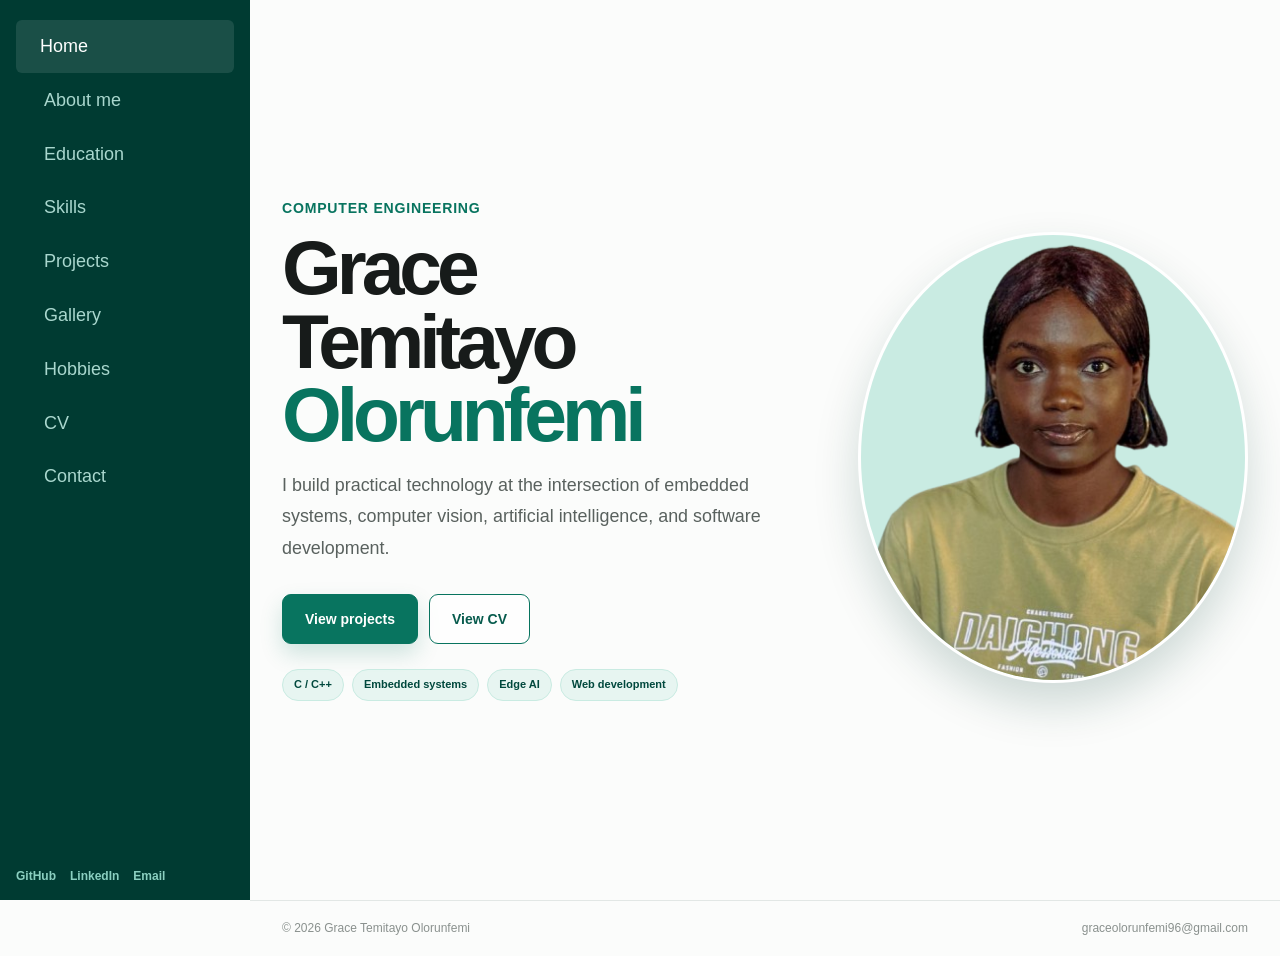
<file: index.html>
<!DOCTYPE html>
<html lang="en">
<head>
  <meta charset="UTF-8">
  <meta name="viewport" content="width=device-width, initial-scale=1.0">
  <meta name="description" content="Grace Temitayo Olorunfemi — Computer Engineering student, AI and embedded systems developer.">
  <link rel="icon" type="image/png" href="assets/images/grace.png">
  <link rel="stylesheet" href="assets/CSS/style.css">
  <title>Grace Temitayo Olorunfemi Portfolio</title>
  <script type="application/ld+json">
{
  "@context": "https://schema.org",
  "@graph": [
    {
      "@type": "ProfilePage",
      "@id": "https://gracetemitayo.netlify.app/#home",
      "url": "https://gracetemitayo.netlify.app/",
      "name": "Grace Temitayo Olorunfemi Portfolio",
      "description": "Portfolio of Grace Temitayo Olorunfemi, a Computer Engineering student and developer working with embedded systems, computer vision, artificial intelligence and software development.",
      "mainEntity": {
        "@id": "https://gracetemitayo.netlify.app/#grace"
      }
    },
    {
      "@type": "Person",
      "@id": "https://gracetemitayo.netlify.app/#grace",
      "name": "Grace Temitayo Olorunfemi",
      "image": "https://gracetemitayo.netlify.app/assets/images/grace.png",
      "jobTitle": "Computer Engineering Student and Developer",
      "description": "Computer Engineering student interested in embedded systems, computer vision, artificial intelligence and software development.",
      "email": "graceolorunfemi96@gmail.com",
      "knowsAbout": [
        "Computer Engineering",
        "Embedded Systems",
        "Computer Vision",
        "Artificial Intelligence",
        "Web Development",
        "Edge AI"
      ]
    }
  ]
}
</script>
</head>
<body>

  <input type="checkbox" id="nav-open" class="nav-open">

  <header class="phone-bar">
    <a href="index.html" class="phone-brand">Grace</a>
    <label for="nav-open" class="ham" aria-label="Toggle navigation" aria-controls="primary-nav">
      <span></span><span></span><span></span>
    </label>
  </header>

  <aside class="side-nav">
    <div class="side-nav-top">
      <nav id="primary-nav" class="links" aria-label="Main navigation">
        <a href="index.html" class="link active">Home</a>
        <a href="about.html" class="link">About me</a>
        <a href="education.html" class="link">Education</a>
        <a href="skills.html" class="link">Skills</a>
        <a href="projects.html" class="link">Projects</a>
        <a href="gallery.html" class="link">Gallery</a>
        <a href="hobbies.html" class="link">Hobbies</a>
        <a href="cv.html" class="link">CV</a>
        <a href="contact.html" class="link">Contact</a>
      </nav>
    </div>
    <div class="side-nav-base">
      <div class="peer-links">
        <a href="https://github.com/TemiGraceO" aria-label="GitHub profile" target="_blank">GitHub</a>
        <a href="https://www.linkedin.com/in/gracetolorunfemi" aria-label="LinkedIn profile" target="_blank">LinkedIn</a>
        <a href="mailto:graceolorunfemi96@gmail.com" aria-label="Email Grace" target="_blank">Email</a>
      </div>
    </div>
  </aside>

  <main id="main" class="main">
    <section id="landing" class="splash wrap-tight">
      <div class="splash-text">
        <p class="splash-label">Computer Engineering</p>
        <h1>Grace Temitayo <span>Olorunfemi</span></h1>
        <p class="splash-bio">I build practical technology at the intersection of embedded systems, computer vision, artificial intelligence, and software development.</p>
        <div class="splash-cta">
          <a class="btn btn-solid" href="projects.html">View projects</a>
          <a class="btn btn-ghost" href="/assets/documents/Grace.pdf" target="_blank">View CV</a>
        </div>
        <div class="chips" aria-label="Core skills">
          <span>C / C++</span><span>Embedded systems</span><span>Edge AI</span><span>Web development</span>
        </div>
      </div>
      <div class="photo-ring">
        <img src="assets/images/grace.png" alt="Portrait of Grace Temitayo Olorunfemi" class="photo">
      </div>
    </section>
  </main>

  <footer class="foot">
  <span>© 2026 Grace Temitayo Olorunfemi</span>
  <a href="mailto:graceolorunfemi96@gmail.com">graceolorunfemi96@gmail.com</a>
</footer>
</body>
</html>
</file>
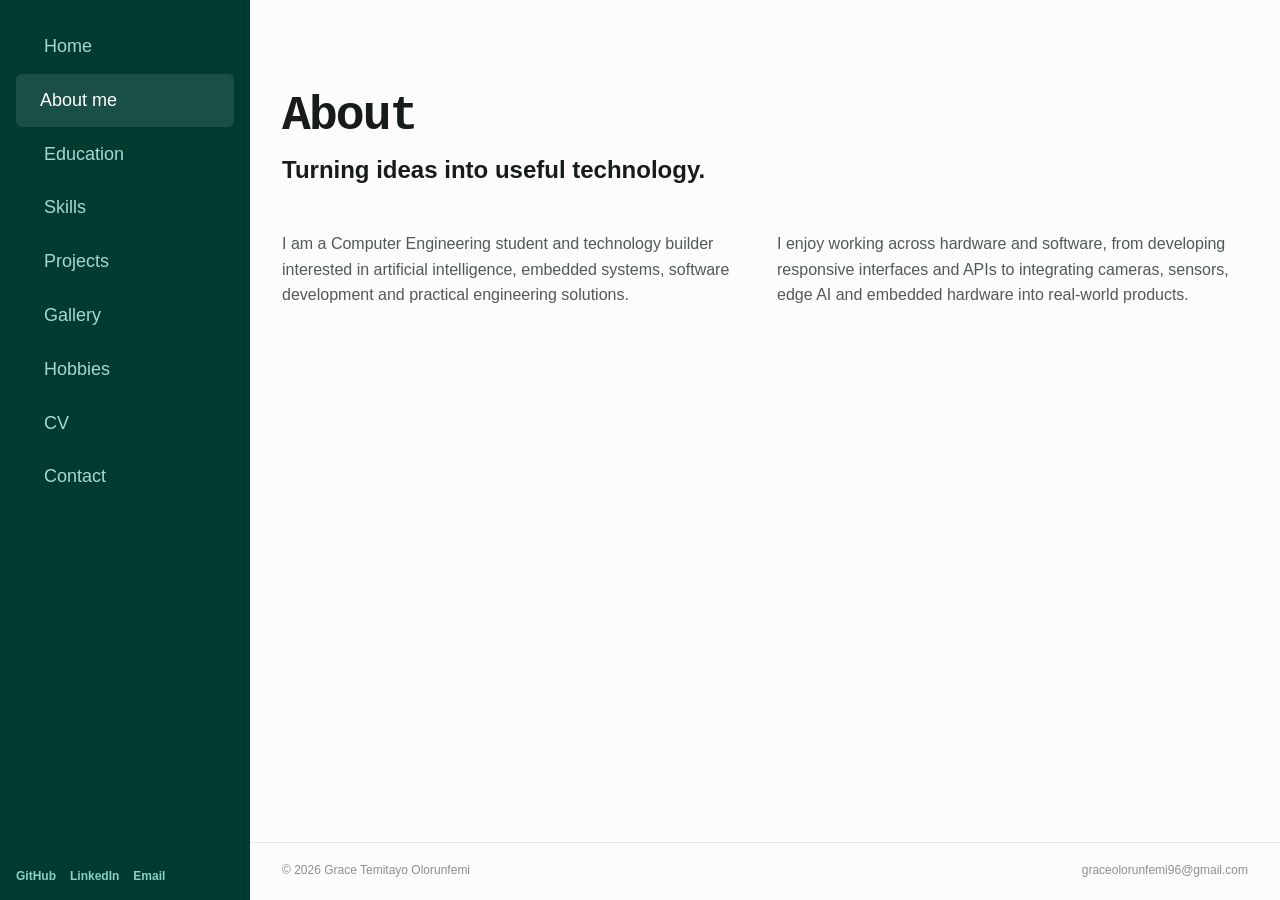
<file: about.html>
<!DOCTYPE html>
<html lang="en">
<head>
  <meta charset="UTF-8">
  <meta name="viewport" content="width=device-width, initial-scale=1.0">
  <meta name="description" content="About Grace Temitayo Olorunfemi, a Computer Engineering student and technology builder.">
  <link rel="icon" type="image/png" href="assets/images/grace.png">
  <link rel="stylesheet" href="assets/CSS/style.css">
  <title>About Grace</title>
  <script type="application/ld+json">
{
  "@context": "https://schema.org",
  "@graph": [
    {
      "@type": "AboutPage",
      "@id": "https://gracetemitayo.netlify.app/about.html#page",
      "url": "https://gracetemitayo.netlify.app/about.html",
      "name": "About Grace Temitayo Olorunfemi",
      "description": "Learn about Grace Temitayo Olorunfemi, a Computer Engineering student and technology builder.",
      "mainEntity": {
        "@id": "https://gracetemitayo.netlify.app/#grace"
      }
    },
    {
      "@type": "Person",
      "@id": "https://gracetemitayo.netlify.app/#grace",
      "name": "Grace Temitayo Olorunfemi",
      "jobTitle": "Computer Engineering Student and Developer",
      "description": "A technology builder working across hardware and software to create practical engineering solutions.",
      "knowsAbout": [
        "Artificial Intelligence",
        "Embedded Systems",
        "Software Development",
        "Computer Vision",
        "Hardware Integration"
      ]
    }
  ]
}
</script>
</head>
<body>

  <input type="checkbox" id="nav-open" class="nav-open">

  <header class="phone-bar">
    <a href="index.html" class="phone-brand">Grace</a>
    <label for="nav-open" class="ham" aria-label="Toggle navigation" aria-controls="primary-nav">
      <span></span><span></span><span></span>
    </label>
  </header>

  <aside class="side-nav">
    <div class="side-nav-top">
      <nav id="primary-nav" class="links" aria-label="Main navigation">
        <a href="index.html" class="link">Home</a>
        <a href="about.html" class="link active">About me</a>
        <a href="education.html" class="link">Education</a>
        <a href="skills.html" class="link">Skills</a>
        <a href="projects.html" class="link">Projects</a>
        <a href="gallery.html" class="link">Gallery</a>
        <a href="hobbies.html" class="link">Hobbies</a>
        <a href="cv.html" class="link">CV</a>
        <a href="contact.html" class="link">Contact</a>
      </nav>
    </div>
    <div class="side-nav-base">
      <div class="peer-links">
        <a href="https://github.com/TemiGraceO" aria-label="GitHub profile" target="_blank">GitHub</a>
        <a href="https://www.linkedin.com/in/gracetolorunfemi" aria-label="LinkedIn profile" target="_blank">LinkedIn</a>
        <a href="mailto:graceolorunfemi96@gmail.com" aria-label="Email Grace">Email</a>
      </div>
    </div>
  </aside>

  <main id="main" class="main">
    <section id="about" class="wrap page-block">
      <div class="head-block">
        <h2 class="overline">About</h2>
        <h1>Turning ideas into useful technology.</h1>
      </div>
      <div class="split-2">
        <p>I am a Computer Engineering student and technology builder interested in artificial intelligence, embedded systems, software development and practical engineering solutions.</p>
        <p>I enjoy working across hardware and software, from developing responsive interfaces and APIs to integrating cameras, sensors, edge AI and embedded hardware into real-world products.</p>
      </div>
    </section>
  </main>

  <footer class="foot">
  <span>© 2026 Grace Temitayo Olorunfemi</span>
  <a href="mailto:graceolorunfemi96@gmail.com">graceolorunfemi96@gmail.com</a>
</footer>
</body>
</html>
</file>
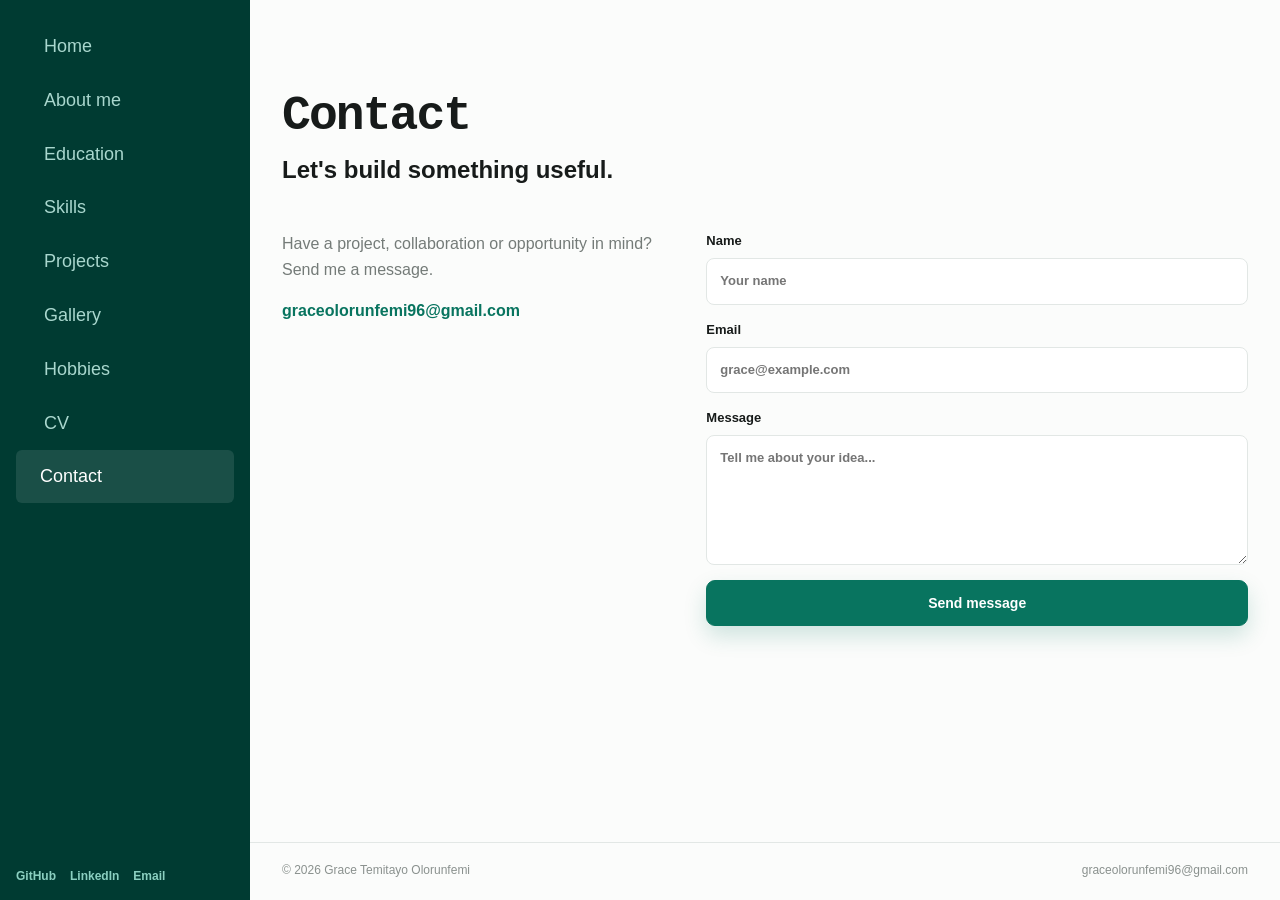
<file: contact.html>
<!DOCTYPE html>
<html lang="en">
<head>
  <meta charset="UTF-8">
  <meta name="viewport" content="width=device-width, initial-scale=1.0">
  <meta name="description" content="Contact Grace Temitayo Olorunfemi for projects and opportunities.">
  <link rel="icon" type="image/png" href="assets/images/grace.png">
  <link rel="stylesheet" href="assets/CSS/style.css">
  <title>Contact Grace</title>
  <script type="application/ld+json">
{
  "@context": "https://schema.org",
  "@graph": [
    {
      "@type": "ContactPage",
      "@id": "https://gracetemitayo.netlify.app/contact.html#page",
      "url": "https://gracetemitayo.netlify.app/contact.html",
      "name": "Contact Grace Temitayo Olorunfemi",
      "description": "Contact Grace Temitayo Olorunfemi for projects, collaborations and professional opportunities.",
      "mainEntity": {
        "@id": "https://gracetemitayo.netlify.app/#grace"
      }
    },
    {
      "@type": "Person",
      "@id": "https://gracetemitayo.netlify.app/#grace",
      "name": "Grace Temitayo Olorunfemi",
      "email": "graceolorunfemi96@gmail.com",
      "contactPoint": {
        "@type": "ContactPoint",
        "contactType": "professional inquiries",
        "email": "graceolorunfemi96@gmail.com"
      }
    }
  ]
}
</script>
</head>
<body>

  <input type="checkbox" id="nav-open" class="nav-open">

  <header class="phone-bar">
    <a href="index.html" class="phone-brand">Grace</a>
    <label for="nav-open" class="ham" aria-label="Toggle navigation" aria-controls="primary-nav">
      <span></span><span></span><span></span>
    </label>
  </header>

  <aside class="side-nav">
    <div class="side-nav-top">
      <nav id="primary-nav" class="links" aria-label="Main navigation">
        <a href="index.html" class="link">Home</a>
        <a href="about.html" class="link">About me</a>
        <a href="education.html" class="link">Education</a>
        <a href="skills.html" class="link">Skills</a>
        <a href="projects.html" class="link">Projects</a>
        <a href="gallery.html" class="link">Gallery</a>
        <a href="hobbies.html" class="link">Hobbies</a>
        <a href="cv.html" class="link">CV</a>
        <a href="contact.html" class="link active">Contact</a>
      </nav>
    </div>
    <div class="side-nav-base">
      <div class="peer-links">
        <a href="https://github.com/TemiGraceO" aria-label="GitHub profile" target="_blank">GitHub</a>
        <a href="https://www.linkedin.com/in/gracetolorunfemi" aria-label="LinkedIn profile" target="_blank">LinkedIn</a>
        <a href="mailto:graceolorunfemi96@gmail.com" aria-label="Email Grace">Email</a>
      </div>
    </div>
  </aside>

  <main id="main" class="main">
    <section id="contact" class="wrap page-block contact-block">
      <div class="head-block">
        <h2 class="overline">Contact</h2>
        <h1>Let's build something useful.</h1>
      </div>
      <div class="contact-split">
        <div>
          <p class="contact-intro">Have a project, collaboration or opportunity in mind? Send me a message.</p>
          <a class="email-link" href="mailto:graceolorunfemi96@gmail.com">graceolorunfemi96@gmail.com</a>
        </div>
        <form class="message-form" action="mailto:graceolorunfemi96@gmail.com" method="post" enctype="text/plain">
          <label>Name<input type="text" name="name" placeholder="Your name" required></label>
          <label>Email<input type="email" name="email" placeholder="grace@example.com" required></label>
          <label>Message<textarea name="message" rows="5" placeholder="Tell me about your idea..." required></textarea></label>
          <button class="btn btn-solid" type="submit">Send message</button>
        </form>
      </div>
    </section>
  </main>

  <footer class="foot">
  <span>© 2026 Grace Temitayo Olorunfemi</span>
  <a href="mailto:graceolorunfemi96@gmail.com">graceolorunfemi96@gmail.com</a>
</footer>
</body>
</html>
</file>
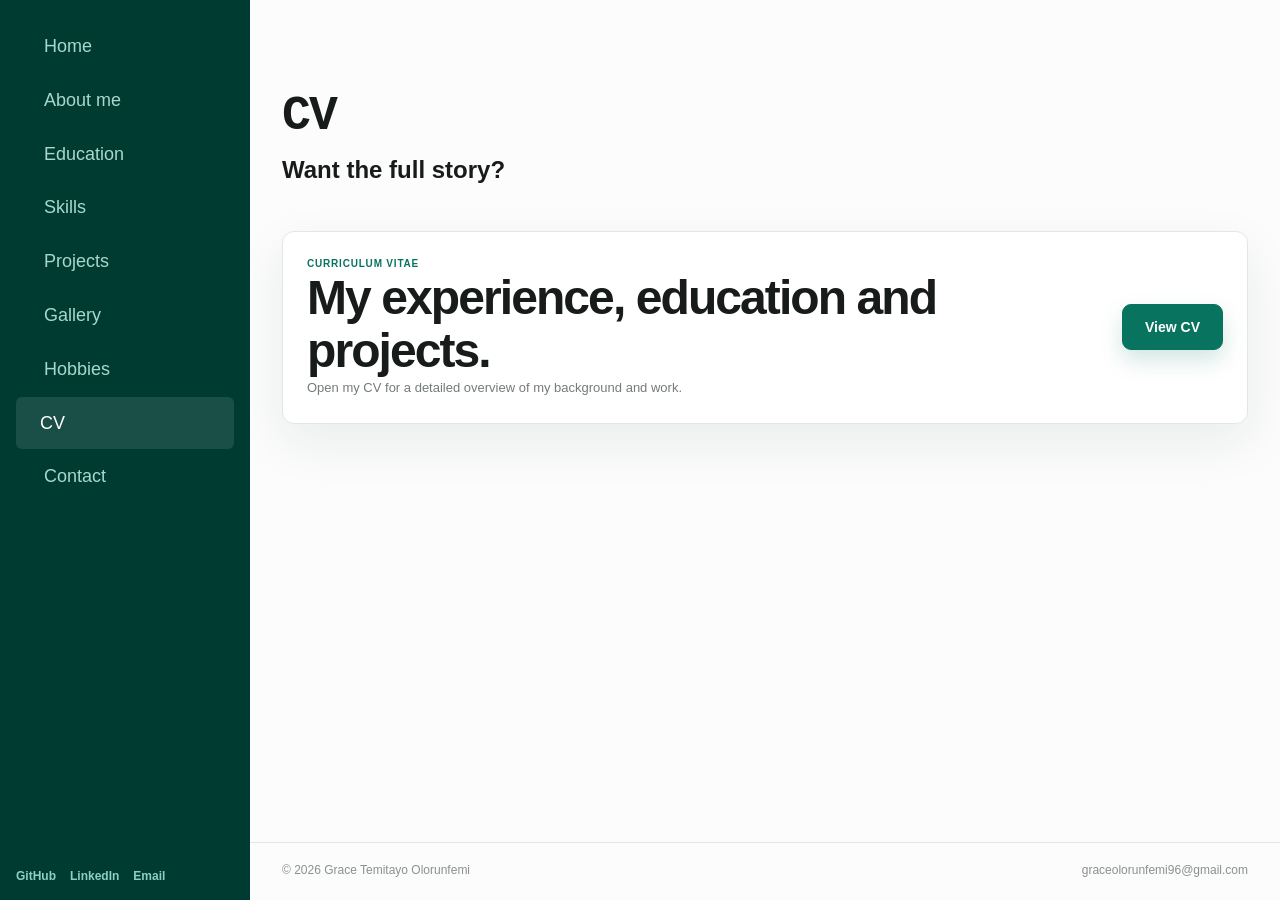
<file: cv.html>
<!DOCTYPE html>
<html lang="en">
<head>
  <meta charset="UTF-8">
  <meta name="viewport" content="width=device-width, initial-scale=1.0">
  <meta name="description" content="Curriculum Vitae of Grace Temitayo Olorunfemi.">
  <link rel="icon" type="image/png" href="assets/images/grace.png">
  <link rel="stylesheet" href="assets/CSS/style.css">
  <title>CV</title>
  <script type="application/ld+json">
{
  "@context": "https://schema.org",
  "@graph": [
    {
      "@type": "ProfilePage",
      "@id": "https://gracetemitayo.netlify.app/cv.html#page",
      "url": "https://gracetemitayo.netlify.app/cv.html",
      "name": "CV | Grace Temitayo Olorunfemi",
      "description": "Curriculum Vitae of Grace Temitayo Olorunfemi, covering her education, experience and projects.",
      "mainEntity": {
        "@id": "https://gracetemitayo.netlify.app/#grace"
      },
      "hasPart": {
        "@type": "DigitalDocument",
        "name": "Grace Temitayo Olorunfemi Curriculum Vitae",
        "contentUrl": "https://gracetemitayo.netlify.app/assets/documents/Grace.pdf",
        "encodingFormat": "application/pdf"
      }
    },
    {
      "@type": "Person",
      "@id": "https://gracetemitayo.netlify.app/#grace",
      "name": "Grace Temitayo Olorunfemi",
      "jobTitle": "Computer Engineering Student and Developer",
      "description": "Computer Engineering student with interests in artificial intelligence, embedded systems and software development."
    }
  ]
}
</script>
</head>
<body>

  <input type="checkbox" id="nav-open" class="nav-open">

  <header class="phone-bar">
    <a href="index.html" class="phone-brand">Grace</a>
    <label for="nav-open" class="ham" aria-label="Toggle navigation" aria-controls="primary-nav">
      <span></span><span></span><span></span>
    </label>
  </header>

  <aside class="side-nav">
    <div class="side-nav-top">
      <nav id="primary-nav" class="links" aria-label="Main navigation">
        <a href="index.html" class="link">Home</a>
        <a href="about.html" class="link">About me</a>
        <a href="education.html" class="link">Education</a>
        <a href="skills.html" class="link">Skills</a>
        <a href="projects.html" class="link">Projects</a>
        <a href="gallery.html" class="link">Gallery</a>
        <a href="hobbies.html" class="link">Hobbies</a>
        <a href="cv.html" class="link active">CV</a>
        <a href="contact.html" class="link">Contact</a>
      </nav>
    </div>
    <div class="side-nav-base">
      <div class="peer-links">
        <a href="https://github.com/TemiGraceO" aria-label="GitHub profile" target="_blank">GitHub</a>
        <a href="https://www.linkedin.com/in/gracetolorunfemi" aria-label="LinkedIn profile" target="_blank">LinkedIn</a>
        <a href="mailto:graceolorunfemi96@gmail.com" aria-label="Email Grace">Email</a>
      </div>
    </div>
  </aside>

  <main id="main" class="main">
    <section id="cv" class="wrap page-block cv-block">
      <div class="head-block">
        <h2 class="overline">CV</h2>
        <h1>Want the full story?</h1>
      </div>
      <div class="cv-panel">
        <div>
          <p class="micro-label">Curriculum Vitae</p>
          <h2>My experience, education and projects.</h2>
          <p class="dim">Open my CV for a detailed overview of my background and work.</p>
        </div>
        <a class="btn btn-solid" href="assets/documents/Grace.pdf" target="_blank" rel="noopener">View CV</a>
      </div>
    </section>
  </main>

  <footer class="foot">
  <span>© 2026 Grace Temitayo Olorunfemi</span>
  <a href="mailto:graceolorunfemi96@gmail.com">graceolorunfemi96@gmail.com</a>
</footer>
</body>
</html>
</file>
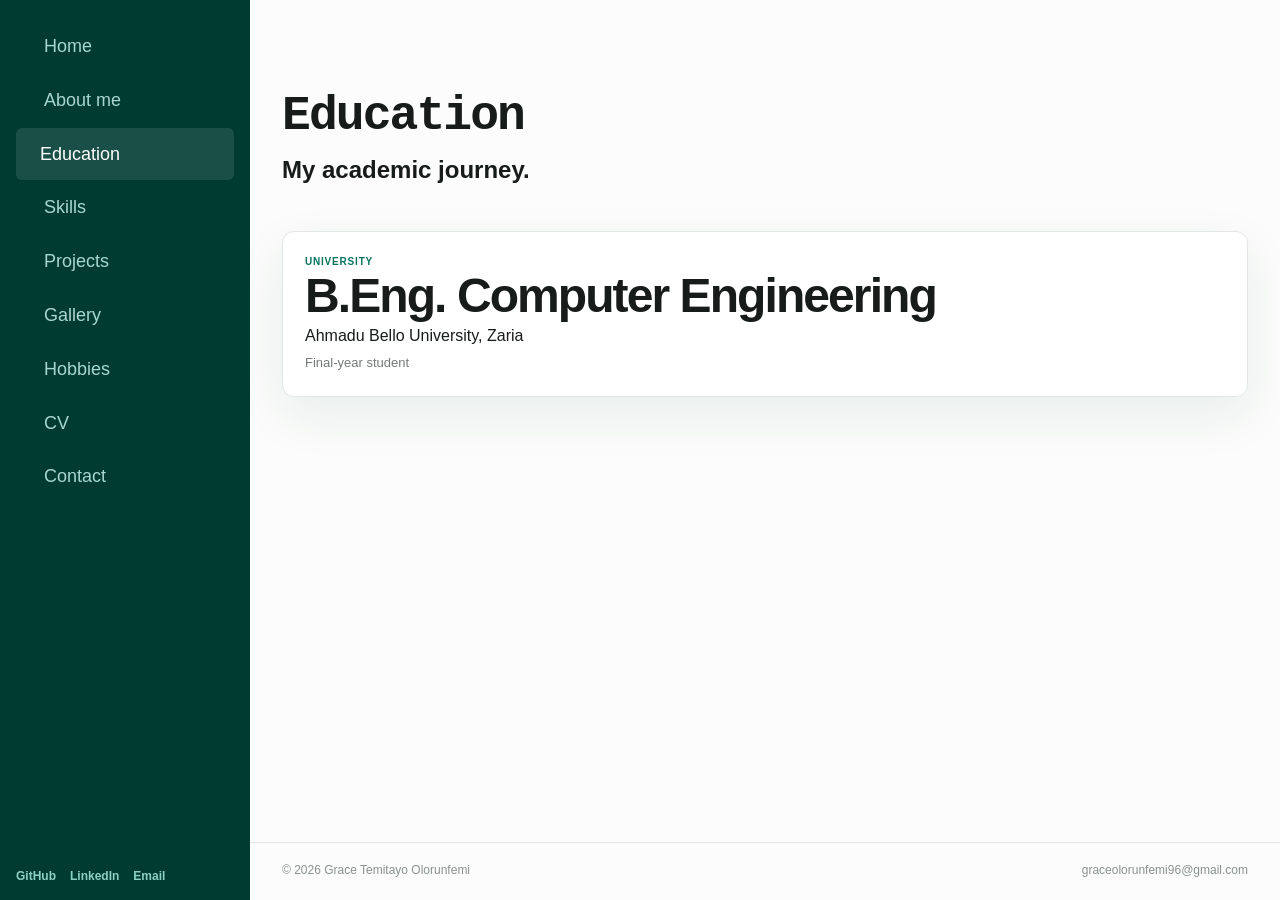
<file: education.html>
<!DOCTYPE html>
<html lang="en">
<head>
  <meta charset="UTF-8">
  <meta name="viewport" content="width=device-width, initial-scale=1.0">
  <meta name="description" content="Education background of Grace Temitayo Olorunfemi.">
  <link rel="icon" type="image/png" href="assets/images/grace.png">
  <link rel="stylesheet" href="assets/CSS/style.css">
  <title>Education history</title>
  <script type="application/ld+json">
{
  "@context": "https://schema.org",
  "@graph": [
    {
      "@type": "WebPage",
      "@id": "https://gracetemitayo.netlify.app/education.html#page",
      "url": "https://gracetemitayo.netlify.app/education.html",
      "name": "Education | Grace Temitayo Olorunfemi",
      "description": "Education background and academic journey of Grace Temitayo Olorunfemi.",
      "mainEntity": {
        "@id": "https://gracetemitayo.netlify.app/#grace"
      },
      "mentions": {
        "@type": "CollegeOrUniversity",
        "name": "Ahmadu Bello University, Zaria"
      }
    },
    {
      "@type": "Person",
      "@id": "https://gracetemitayo.netlify.app/#grace",
      "name": "Grace Temitayo Olorunfemi",
      "jobTitle": "Computer Engineering Student",
      "affiliation": {
        "@type": "CollegeOrUniversity",
        "name": "Ahmadu Bello University, Zaria"
      },
      "description": "Final-year B.Eng. Computer Engineering student at Ahmadu Bello University, Zaria."
    }
  ]
}
</script>
</head>
<body>

  <input type="checkbox" id="nav-open" class="nav-open">

  <header class="phone-bar">
    <a href="index.html" class="phone-brand">Grace</a>
    <label for="nav-open" class="ham" aria-label="Toggle navigation" aria-controls="primary-nav">
      <span></span><span></span><span></span>
    </label>
  </header>

  <aside class="side-nav">
    <div class="side-nav-top">
      <nav id="primary-nav" class="links" aria-label="Main navigation">
        <a href="index.html" class="link">Home</a>
        <a href="about.html" class="link">About me</a>
        <a href="education.html" class="link active">Education</a>
        <a href="skills.html" class="link">Skills</a>
        <a href="projects.html" class="link">Projects</a>
        <a href="gallery.html" class="link">Gallery</a>
        <a href="hobbies.html" class="link">Hobbies</a>
        <a href="cv.html" class="link">CV</a>
        <a href="contact.html" class="link">Contact</a>
      </nav>
    </div>
    <div class="side-nav-base">
      <div class="peer-links">
        <a href="https://github.com/TemiGraceO" aria-label="GitHub profile" target="_blank">GitHub</a>
        <a href="https://www.linkedin.com/in/gracetolorunfemi" aria-label="LinkedIn profile" target="_blank">LinkedIn</a>
        <a href="mailto:graceolorunfemi96@gmail.com" aria-label="Email Grace">Email</a>
      </div>
    </div>
  </aside>

  <main id="main" class="main">
    <section id="education" class="wrap page-block">
      <div class="head-block">
        <h2 class="overline">Education</h2>
        <h1>My academic journey.</h1>
      </div>
      <article class="step-card">
        <div>
          <p class="micro-label">University</p>
          <h2>B.Eng. Computer Engineering</h2>
          <p>Ahmadu Bello University, Zaria</p>
          <span class="dim">Final-year student</span>
        </div>
      </article>
    </section>
  </main>

  <footer class="foot">
  <span>© 2026 Grace Temitayo Olorunfemi</span>
  <a href="mailto:graceolorunfemi96@gmail.com">graceolorunfemi96@gmail.com</a>
</footer>
</body>
</html>
</file>
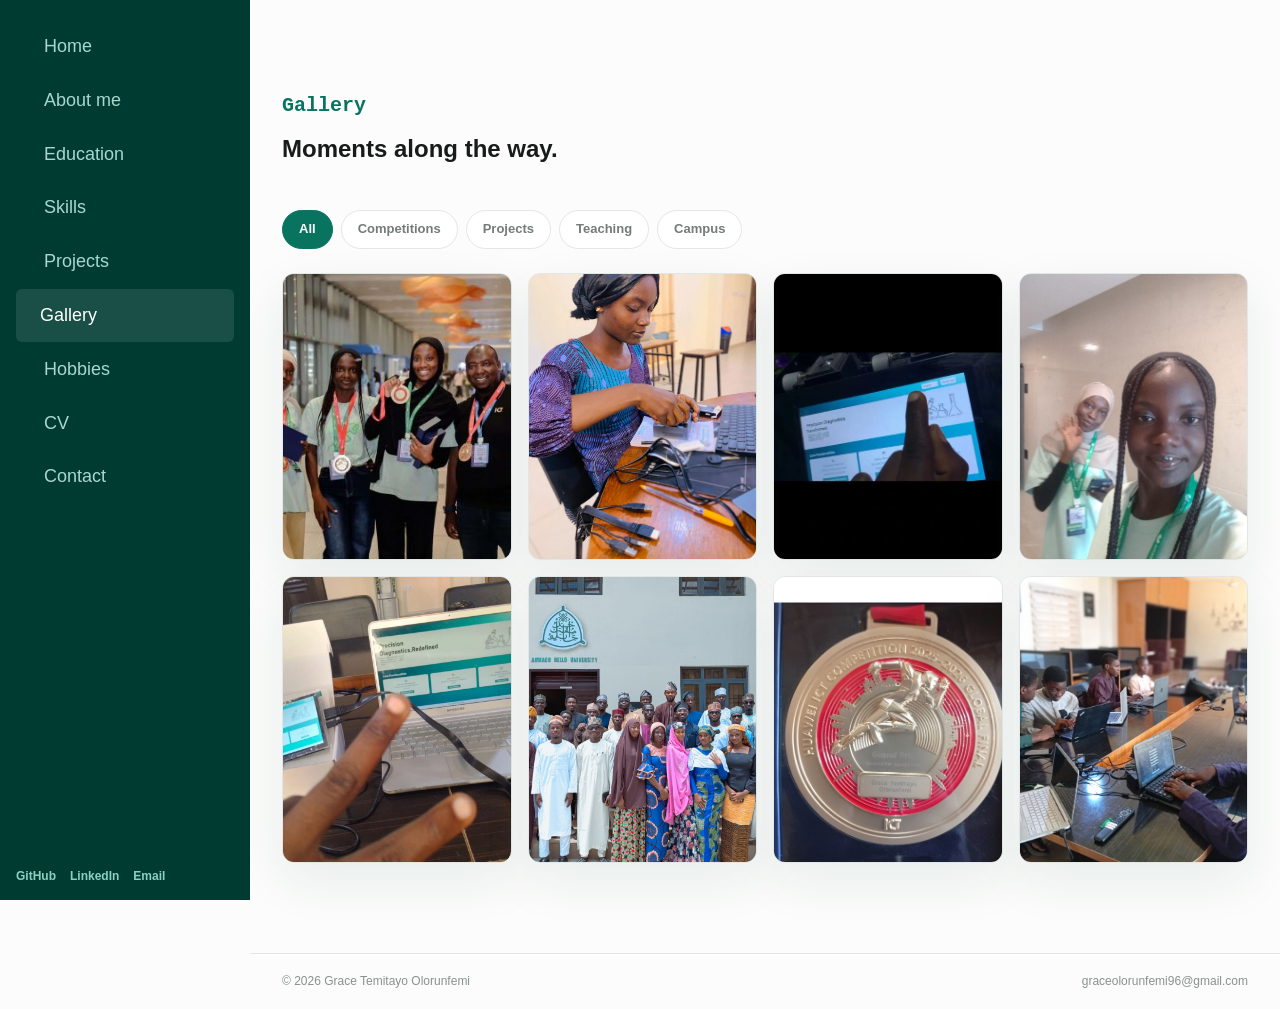
<file: gallery.html>
<!DOCTYPE html>
<html lang="en">
<head>
  <meta charset="UTF-8">
  <meta name="viewport" content="width=device-width, initial-scale=1.0">
  <meta name="description" content="Photo gallery of Grace Temitayo Olorunfemi — competitions, projects and moments along the way.">
  <link rel="icon" type="image/png" href="assets/images/grace.png">
  <link rel="stylesheet" href="assets/CSS/style.css">
  <title>Gallery</title>
  <script type="application/ld+json">
{
  "@context": "https://schema.org",
  "@graph": [
    {
      "@type": "ImageGallery",
      "@id": "https://gracetemitayo.netlify.app/gallery.html#page",
      "url": "https://gracetemitayo.netlify.app/gallery.html",
      "name": "Gallery | Grace Temitayo Olorunfemi",
      "description": "A gallery of competitions, projects, teaching activities and campus moments.",
      "author": {
        "@id": "https://gracetemitayo.netlify.app/#grace"
      },
      "image": [
        {
          "@type": "ImageObject",
          "name": "TeamABU2026 Team Picture",
          "caption": "TeamABU2026 preparation session",
          "contentUrl": "https://gracetemitayo.netlify.app/assets/images/main.jpg"
        },
        {
          "@type": "ImageObject",
          "name": "Hardware Coupling",
          "caption": "Robotics and engineering competition",
          "contentUrl": "https://gracetemitayo.netlify.app/assets/images/me.jpg"
        },
        {
          "@type": "ImageObject",
          "name": "ParaVision Hardware Build",
          "caption": "Assembling the ParaVision edge-AI hardware",
          "contentUrl": "https://gracetemitayo.netlify.app/assets/images/test.jpg"
        },
        {
          "@type": "ImageObject",
          "name": "Life at ABU Zaria",
          "caption": "Around campus at Ahmadu Bello University, Zaria",
          "contentUrl": "https://gracetemitayo.netlify.app/assets/images/life.jpg"
        }
      ]
    },
    {
      "@type": "Person",
      "@id": "https://gracetemitayo.netlify.app/#grace",
      "name": "Grace Temitayo Olorunfemi"
    }
  ]
}
</script>
</head>
<body>

  <input type="checkbox" id="nav-open" class="nav-open">

  <header class="phone-bar">
    <a href="index.html" class="phone-brand">Grace</a>
    <label for="nav-open" class="ham" aria-label="Toggle navigation" aria-controls="primary-nav">
      <span></span><span></span><span></span>
    </label>
  </header>

  <aside class="side-nav">
    <div class="side-nav-top">
      <nav id="primary-nav" class="links" aria-label="Main navigation">
        <a href="index.html" class="link">Home</a>
        <a href="about.html" class="link">About me</a>
        <a href="education.html" class="link">Education</a>
        <a href="skills.html" class="link">Skills</a>
        <a href="projects.html" class="link">Projects</a>
        <a href="gallery.html" class="link active">Gallery</a>
        <a href="hobbies.html" class="link">Hobbies</a>
        <a href="cv.html" class="link">CV</a>
        <a href="contact.html" class="link">Contact</a>
      </nav>
    </div>
    <div class="side-nav-base">
      <div class="peer-links">
        <a href="https://github.com/TemiGraceO" aria-label="GitHub profile" target="_blank">GitHub</a>
        <a href="https://www.linkedin.com/in/gracetolorunfemi" aria-label="LinkedIn profile" target="_blank">LinkedIn</a>
        <a href="mailto:graceolorunfemi96@gmail.com" aria-label="Email Grace" target="_blank">Email</a>
      </div>
    </div>
  </aside>

  <main id="main" class="main">
    <section id="gallery" class="wrap-tight page-block">
      <div class="head-block">
        <h2 class="overline">Gallery</h2>
        <h1>Moments along the way.</h1>
      </div>

      <!-- CSS-only filter: radios drive visibility via :checked ~ sibling selectors, no JS -->
      <input type="radio" name="filter" id="pics-all" class="pic-filter" checked>
      <input type="radio" name="filter" id="pics-competitions" class="pic-filter">
      <input type="radio" name="filter" id="pics-projects" class="pic-filter">
      <input type="radio" name="filter" id="pics-teaching" class="pic-filter">
      <input type="radio" name="filter" id="pics-campus" class="pic-filter">

      <div class="pic-tabs" role="group" aria-label="Filter gallery by category">
        <label for="pics-all" class="pic-tab">All</label>
        <label for="pics-competitions" class="pic-tab">Competitions</label>
        <label for="pics-projects" class="pic-tab">Projects</label>
        <label for="pics-teaching" class="pic-tab">Teaching</label>
        <label for="pics-campus" class="pic-tab">Campus</label>
      </div>

      <div class="pic-board">
        <a href="#lb-1" class="pic" data-category="competitions" aria-label="Open image: TeamABU2026 prep session">
          <img src="assets/images/main.jpg" alt="TeamABU2026 preparation session" loading="lazy">
          <div class="pic-cap"><span>Competitions</span><strong>TeamABU2026 Team Picture</strong></div>
        </a>

        <a href="#lb-2" class="pic" data-category="competitions" aria-label="Open image: Competition day">
          <img src="assets/images/me.jpg" alt="On stage at a robotics and engineering competition" loading="lazy">
          <div class="pic-cap"><span>Paravisioon</span><strong>Hardware Coupling</strong></div>
        </a>

        <a href="#lb-3" class="pic" data-category="projects" aria-label="Open image: ParaVision hardware build">
          <img src="assets/images/test.jpg" alt="Assembling the ParaVision edge-AI hardware" loading="lazy">
          <div class="pic-cap"><span>Projects</span><strong>ParaVision hardware build</strong></div>
        </a>

        <a href="#lb-4" class="pic" data-category="teaching" aria-label="Open image: Summer Coding for Kids">
          <img src="assets/images/competition.jpg" alt="Teaching the Web Programming track at Compeng Summer Coding for Kids" loading="lazy">
          <div class="pic-cap"><span>Competition</span><strong>Day</strong></div>
        </a>

        <a href="#lb-5" class="pic" data-category="projects" aria-label="Open image: Late-night debugging">
          <img src="assets/images/try.jpg" alt="Troubleshooting late into the night" loading="lazy">
          <div class="pic-cap"><span>Projects</span><strong>Late-night troubleshooting</strong></div>
        </a>

        <a href="#lb-6" class="pic" data-category="campus" aria-label="Open image: Life at ABU Zaria">
          <img src="assets/images/life.jpg" alt="Around campus at Ahmadu Bello University, Zaria" loading="lazy">
          <div class="pic-cap"><span>Campus</span><strong>Life at ABU Zaria</strong></div>
        </a>

        <a href="#lb-7" class="pic" data-category="competitions" aria-label="Open image: Award moment">
          <img src="assets/images/award.jpg" alt="Receiving an award or certificate" loading="lazy">
          <div class="pic-cap"><span>Competitions</span><strong>Award</strong></div>
        </a>

        <a href="#lb-8" class="pic" data-category="teaching" aria-label="Open image: With the students">
          <img src="assets/images/web.jpeg" alt="With students from the coding class" loading="lazy">
          <div class="pic-cap"><span>Teaching</span><strong>With the students</strong></div>
        </a>
      </div>

      <div id="lb-1" class="lb">
        <a href="#_" class="lb-bg" tabindex="-1" aria-label="Close lightbox"></a>
        <div class="lb-frame">
          <a href="#_" class="lb-x" aria-label="Close lightbox">&times;</a>
          <img src="assets/images/main.jpg" alt="TeamABU2026 preparation session">
          <div class="lb-cap">TeamABU2026 Team Picture</div>
        </div>
      </div>

    
      <div id="lb-2" class="lb">
        <a href="#_" class="lb-bg" tabindex="-1" aria-label="Close lightbox"></a>
        <div class="lb-frame">
          <a href="#_" class="lb-x" aria-label="Close lightbox">&times;</a>
          <img src="assets/images/me.jpg" alt="On stage at a robotics and engineering competition">
          <div class="lb-cap">Hardware Coupling</div>
        </div>
      </div>

      <div id="lb-3" class="lb">
        <a href="#_" class="lb-bg" tabindex="-1" aria-label="Close lightbox"></a>
        <div class="lb-frame">
          <a href="#_" class="lb-x" aria-label="Close lightbox">&times;</a>
          <img src="assets/images/test.jpg" alt="Assembling the ParaVision edge-AI hardware">
          <div class="lb-cap">ParaVision hardware build</div>
        </div>
      </div>

      <div id="lb-4" class="lb">
        <a href="#_" class="lb-bg" tabindex="-1" aria-label="Close lightbox"></a>
        <div class="lb-frame">
          <a href="#_" class="lb-x" aria-label="Close lightbox">&times;</a>
          <img src="assets/images/competition.jpg" alt="Teaching the Web Programming track">
          <div class="lb-cap">Competition Day</div>
        </div>
      </div>

      <div id="lb-5" class="lb">
        <a href="#_" class="lb-bg" tabindex="-1" aria-label="Close lightbox"></a>
        <div class="lb-frame">
          <a href="#_" class="lb-x" aria-label="Close lightbox">&times;</a>
          <img src="assets/images/try.jpg" alt="Troubleshooting late into the night">
          <div class="lb-cap">Late-night troubleshooting</div>
        </div>
      </div>

      <div id="lb-6" class="lb">
        <a href="#_" class="lb-bg" tabindex="-1" aria-label="Close lightbox"></a>
        <div class="lb-frame">
          <a href="#_" class="lb-x" aria-label="Close lightbox">&times;</a>
          <img src="assets/images/life.jpg" alt="Around campus at Ahmadu Bello University, Zaria">
          <div class="lb-cap">Life at ABU Zaria</div>
        </div>
      </div>

    
      <div id="lb-7" class="lb">
        <a href="#_" class="lb-bg" tabindex="-1" aria-label="Close lightbox"></a>
        <div class="lb-frame">
          <a href="#_" class="lb-x" aria-label="Close lightbox">&times;</a>
          <img src="assets/images/award.jpg" alt="Receiving an award or certificate">
          <div class="lb-cap">Award Moment</div>
        </div>
      </div>

     
      <div id="lb-8" class="lb">
        <a href="#_" class="lb-bg" tabindex="-1" aria-label="Close lightbox"></a>
        <div class="lb-frame">
          <a href="#_" class="lb-x" aria-label="Close lightbox">&times;</a>
          <img src="assets/images/web.jpeg" alt="With students from the coding class">
          <div class="lb-cap">With the students</div>
        </div>
      </div>

    </section>
  </main>

  <footer class="foot">
  <span>© 2026 Grace Temitayo Olorunfemi</span>
  <a href="mailto:graceolorunfemi96@gmail.com">graceolorunfemi96@gmail.com</a>
</footer>
</body>
</html>
</file>
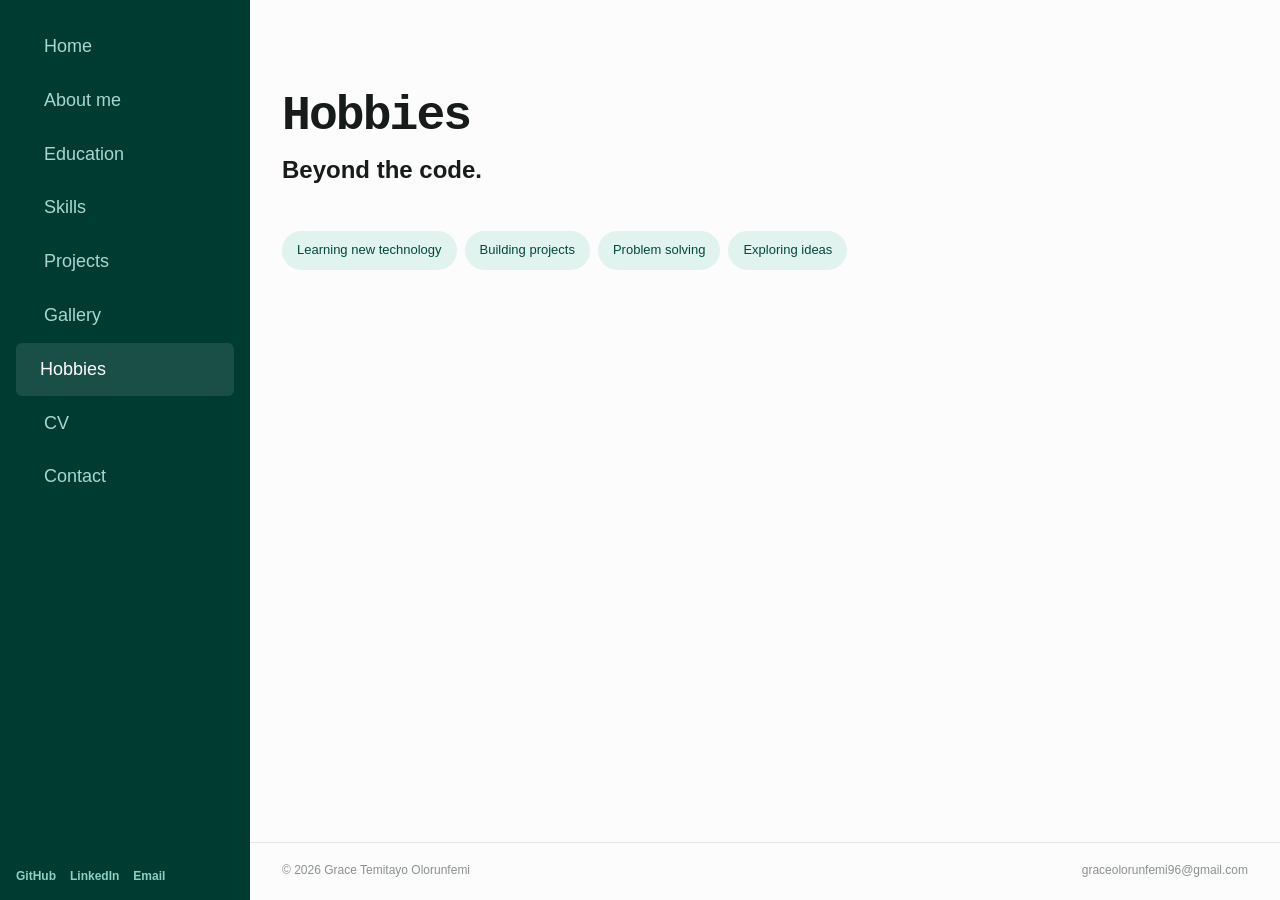
<file: hobbies.html>
<!DOCTYPE html>
<html lang="en">
<head>
  <meta charset="UTF-8">
  <meta name="viewport" content="width=device-width, initial-scale=1.0">
  <meta name="description" content="Interests and hobbies of Grace Temitayo Olorunfemi.">
  <link rel="icon" type="image/png" href="assets/images/grace.png">
  <link rel="stylesheet" href="assets/CSS/style.css">
  <title>Hobbies</title>
  <script type="application/ld+json">
{
  "@context": "https://schema.org",
  "@graph": [
    {
      "@type": "WebPage",
      "@id": "https://gracetemitayo.netlify.app/hobbies.html#page",
      "url": "https://gracetemitayo.netlify.app/hobbies.html",
      "name": "Hobbies | Grace Temitayo Olorunfemi",
      "description": "Interests and hobbies of Grace Temitayo Olorunfemi, including learning technology, building projects, problem solving and exploring ideas.",
      "mainEntity": {
        "@id": "https://gracetemitayo.netlify.app/#grace"
      },
      "keywords": [
        "Learning new technology",
        "Building projects",
        "Problem solving",
        "Exploring ideas"
      ]
    },
    {
      "@type": "Person",
      "@id": "https://gracetemitayo.netlify.app/#grace",
      "name": "Grace Temitayo Olorunfemi",
      "jobTitle": "Computer Engineering Student and Developer"
    }
  ]
}
</script>
</head>
<body>

  <input type="checkbox" id="nav-open" class="nav-open">

  <header class="phone-bar">
    <a href="index.html" class="phone-brand">Grace</a>
    <label for="nav-open" class="ham" aria-label="Toggle navigation" aria-controls="primary-nav">
      <span></span><span></span><span></span>
    </label>
  </header>

  <aside class="side-nav">
    <div class="side-nav-top">
      <nav id="primary-nav" class="links" aria-label="Main navigation">
        <a href="index.html" class="link">Home</a>
        <a href="about.html" class="link">About me</a>
        <a href="education.html" class="link">Education</a>
        <a href="skills.html" class="link">Skills</a>
        <a href="projects.html" class="link">Projects</a>
        <a href="gallery.html" class="link">Gallery</a>
        <a href="hobbies.html" class="link active">Hobbies</a>
        <a href="cv.html" class="link">CV</a>
        <a href="contact.html" class="link">Contact</a>
      </nav>
    </div>
    <div class="side-nav-base">
      <div class="peer-links">
        <a href="https://github.com/TemiGraceO" aria-label="GitHub profile" target="_blank">GitHub</a>
        <a href="https://www.linkedin.com/in/gracetolorunfemi" aria-label="LinkedIn profile" target="_blank">LinkedIn</a>
        <a href="mailto:graceolorunfemi96@gmail.com" aria-label="Email Grace" target="_blank">Email</a>
      </div>
    </div>
  </aside>

  <main id="main" class="main">
    <section id="hobbies" class="wrap page-block">
      <div class="head-block">
        <h2 class="overline">Hobbies</h2>
        <h1>Beyond the code.</h1>
      </div>
      <div class="hobby-chips">
        <span>Learning new technology</span><span>Building projects</span><span>Problem solving</span><span>Exploring ideas</span>
      </div>
    </section>
  </main>

  <footer class="foot">
  <span>© 2026 Grace Temitayo Olorunfemi</span>
  <a href="mailto:graceolorunfemi96@gmail.com">graceolorunfemi96@gmail.com</a>
</footer>
</body>
</html>
</file>
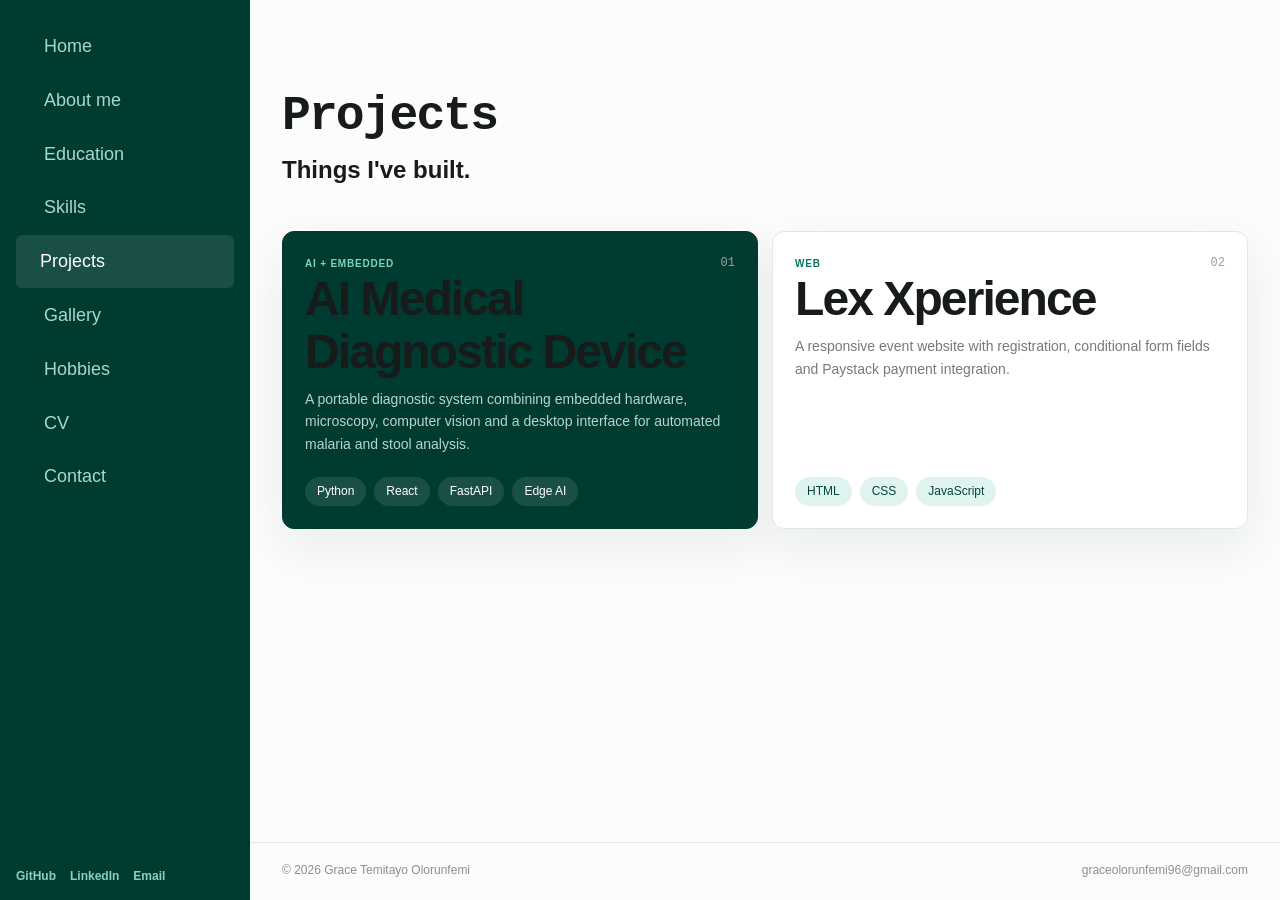
<file: projects.html>
<!DOCTYPE html>
<html lang="en">
<head>
  <meta charset="UTF-8">
  <meta name="viewport" content="width=device-width, initial-scale=1.0">
  <meta name="description" content="Selected projects by Grace Temitayo Olorunfemi.">
  <link rel="icon" type="image/png" href="assets/images/grace.png">
 
  <link rel="stylesheet" href="assets/CSS/style.css">
  <title>Projects</title>
   <script type="application/ld+json">
{
  "@context": "https://schema.org",
  "@graph": [
    {
      "@type": "CollectionPage",
      "@id": "https://gracetemitayo.netlify.app/projects.html#page",
      "url": "https://gracetemitayo.netlify.app/projects.html",
      "name": "Projects | Grace Temitayo Olorunfemi",
      "description": "Selected artificial intelligence, embedded systems and web development projects by Grace Temitayo Olorunfemi.",
      "mainEntity": {
        "@type": "ItemList",
        "numberOfItems": 2,
        "itemListElement": [
          {
            "@type": "ListItem",
            "position": 1,
            "item": {
              "@type": "CreativeWork",
              "@id": "https://gracetemitayo.netlify.app/projects.html#medical-device",
              "name": "AI Medical Diagnostic Device",
              "description": "A portable diagnostic system combining embedded hardware, microscopy, computer vision and a desktop interface for automated malaria and stool analysis.",
              "keywords": [
                "Python",
                "React",
                "FastAPI",
                "Edge AI",
                "Embedded Systems"
              ],
              "creator": {
                "@id": "https://gracetemitayo.netlify.app/#grace"
              }
            }
          },
          {
            "@type": "ListItem",
            "position": 2,
            "item": {
              "@type": "CreativeWork",
              "@id": "https://gracetemitayo.netlify.app/projects.html#lex-xperience",
              "name": "Lex Xperience",
              "description": "A responsive event website with registration, conditional form fields and Paystack payment integration.",
              "keywords": [
                "HTML",
                "CSS",
                "JavaScript",
                "Paystack"
              ],
              "creator": {
                "@id": "https://gracetemitayo.netlify.app/#grace"
              }
            }
          }
        ]
      }
    },
    {
      "@type": "Person",
      "@id": "https://gracetemitayo.netlify.app/#grace",
      "name": "Grace Temitayo Olorunfemi",
      "jobTitle": "Computer Engineering Student and Developer"
    }
  ]
}
</script>
</head>
<body>

  <input type="checkbox" id="nav-open" class="nav-open">

  <header class="phone-bar">
    <a href="index.html" class="phone-brand">Grace</a>
    <label for="nav-open" class="ham" aria-label="Toggle navigation" aria-controls="primary-nav">
      <span></span><span></span><span></span>
    </label>
  </header>

  <aside class="side-nav">
    <div class="side-nav-top">
      <nav id="primary-nav" class="links" aria-label="Main navigation">
        <a href="index.html" class="link">Home</a>
        <a href="about.html" class="link">About me</a>
        <a href="education.html" class="link">Education</a>
        <a href="skills.html" class="link">Skills</a>
        <a href="projects.html" class="link active">Projects</a>
        <a href="gallery.html" class="link">Gallery</a>
        <a href="hobbies.html" class="link">Hobbies</a>
        <a href="cv.html" class="link">CV</a>
        <a href="contact.html" class="link">Contact</a>
      </nav>
    </div>
    <div class="side-nav-base">
      <div class="peer-links">
        <a href="https://github.com/TemiGraceO" aria-label="GitHub profile" target="_blank">GitHub</a>
        <a href="https://www.linkedin.com/in/gracetolorunfemi" aria-label="LinkedIn profile" target="_blank">LinkedIn</a>
        <a href="mailto:graceolorunfemi96@gmail.com" aria-label="Email Grace" target="_blank">Email</a>
      </div>
    </div>
  </aside>

  <main id="main" class="main">
    <section id="projects" class="wrap page-block">
      <div class="head-block">
        <h2 class="overline">Projects</h2>
        <h1>Things I've built.</h1>
      </div>
      <div class="work-board">
        <article class="work-tile is-featured">
          <div class="work-top"><span class="micro-label">AI + Embedded</span><span class="work-num">01</span></div>
          <h2>AI Medical Diagnostic Device</h2>
          <p>A portable diagnostic system combining embedded hardware, microscopy, computer vision and a desktop interface for automated malaria and stool analysis.</p>
          <div class="stack"><span>Python</span><span>React</span><span>FastAPI</span><span>Edge AI</span></div>
        </article>
        <article class="work-tile" id="work-2">
          <div class="work-top"><span class="micro-label">Web</span><span class="work-num">02</span></div>
          <h2>Lex Xperience</h2>
          <p>A responsive event website with registration, conditional form fields and Paystack payment integration.</p>
          <div class="stack"><span>HTML</span><span>CSS</span><span>JavaScript</span></div>
        </article>
      </div>
    </section>
  </main>

  <footer class="foot">
  <span>© 2026 Grace Temitayo Olorunfemi</span>
  <a href="mailto:graceolorunfemi96@gmail.com">graceolorunfemi96@gmail.com</a>
</footer>
</body>
</html>
</file>
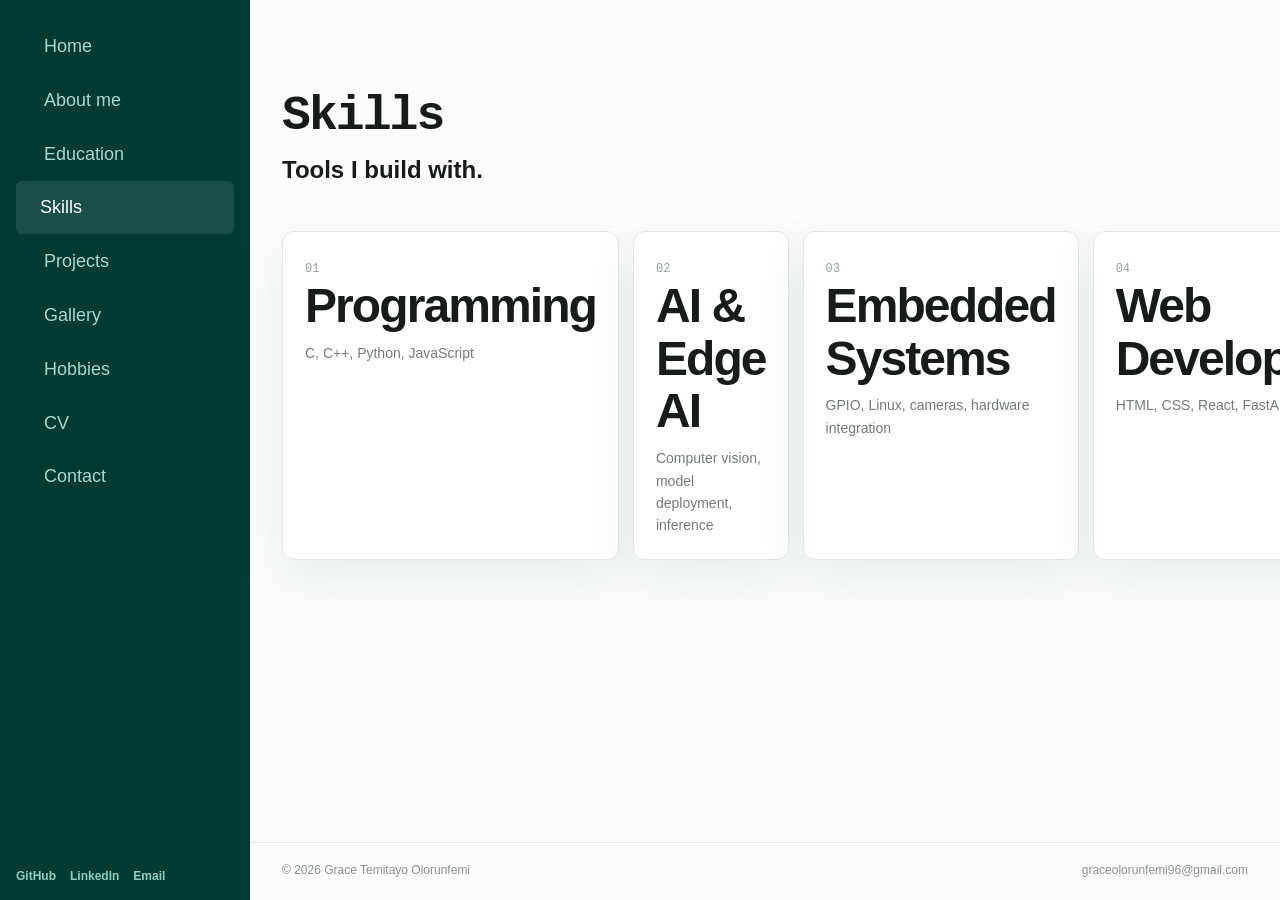
<file: skills.html>
<!DOCTYPE html>
<html lang="en">
<head>
  <meta charset="UTF-8">
  <meta name="viewport" content="width=device-width, initial-scale=1.0">
  <meta name="description" content="Technical skills of Grace Temitayo Olorunfemi.">
  <link rel="icon" type="image/png" href="assets/images/grace.png">
  <link rel="stylesheet" href="assets/CSS/style.css">
  <title>Skills</title>
  <script type="application/ld+json">
{
  "@context": "https://schema.org",
  "@graph": [
    {
      "@type": "WebPage",
      "@id": "https://gracetemitayo.netlify.app/skills.html#page",
      "url": "https://gracetemitayo.netlify.app/skills.html",
      "name": "Technical Skills | Grace Temitayo Olorunfemi",
      "description": "Technical skills of Grace Temitayo Olorunfemi, including programming, artificial intelligence, embedded systems and web development.",
      "mainEntity": {
        "@id": "https://gracetemitayo.netlify.app/#grace"
      }
    },
    {
      "@type": "Person",
      "@id": "https://gracetemitayo.netlify.app/#grace",
      "name": "Grace Temitayo Olorunfemi",
      "knowsAbout": [
        "C",
        "C++",
        "Python",
        "JavaScript",
        "Computer Vision",
        "Model Deployment",
        "Inference",
        "GPIO",
        "Linux",
        "Camera Integration",
        "HTML",
        "CSS",
        "React",
        "FastAPI",
        "Electron"
      ]
    }
  ]
}
</script>
</head>
<body>

  <input type="checkbox" id="nav-open" class="nav-open">

  <header class="phone-bar">
    <a href="index.html" class="phone-brand">Grace</a>
    <label for="nav-open" class="ham" aria-label="Toggle navigation" aria-controls="primary-nav">
      <span></span><span></span><span></span>
    </label>
  </header>

  <aside class="side-nav">
    <div class="side-nav-top">
      <nav id="primary-nav" class="links" aria-label="Main navigation">
        <a href="index.html" class="link">Home</a>
        <a href="about.html" class="link">About me</a>
        <a href="education.html" class="link">Education</a>
        <a href="skills.html" class="link active">Skills</a>
        <a href="projects.html" class="link">Projects</a>
        <a href="gallery.html" class="link">Gallery</a>
        <a href="hobbies.html" class="link">Hobbies</a>
        <a href="cv.html" class="link">CV</a>
        <a href="contact.html" class="link">Contact</a>
      </nav>
    </div>
    <div class="side-nav-base">
      <div class="peer-links">
        <a href="https://github.com/TemiGraceO" aria-label="GitHub profile" target="_blank">GitHub</a>
        <a href="https://www.linkedin.com/in/gracetolorunfemi" aria-label="LinkedIn profile" target="_blank">LinkedIn</a>
        <a href="mailto:graceolorunfemi96@gmail.com" aria-label="Email Grace" target="_blank">Email</a>
      </div>
    </div>
  </aside>

  <main id="main" class="main">
    <section id="skills" class="wrap page-block">
      <div class="head-block">
        <h2 class="overline">Skills</h2>
        <h1>Tools I build with.</h1>
      </div>
      <div class="skill-board">
        <article class="skill-tile"><span class="tile-num">01</span><h2>Programming</h2><p>C, C++, Python, JavaScript</p></article>
        <article class="skill-tile"><span class="tile-num">02</span><h2>AI &amp; Edge AI</h2><p>Computer vision, model deployment, inference</p></article>
        <article class="skill-tile"><span class="tile-num">03</span><h2>Embedded Systems</h2><p>GPIO, Linux, cameras, hardware integration</p></article>
        <article class="skill-tile"><span class="tile-num">04</span><h2>Web Development</h2><p>HTML, CSS, React, FastAPI, Electron</p></article>
      </div>
    </section>
  </main>

  <footer class="foot">
  <span>© 2026 Grace Temitayo Olorunfemi</span>
  <a href="mailto:graceolorunfemi96@gmail.com">graceolorunfemi96@gmail.com</a>
</footer>
</body>
</html>
</file>
<file: assets/CSS/style.css>
* {
  box-sizing: border-box;
  margin: 0;
  padding: 0;
}

html {
  scroll-behavior: smooth;
  scroll-padding-top: 80px;
}

body {
  min-width: 320px;
  background: #fbfcfb; 
  color: #171b1a; 
  font-family: Arial, Helvetica, sans-serif;
  line-height: 1.6;
  overflow-x: hidden;
}

#landing {
  display: flex;
  flex-direction: column;
  align-items: center;
}

a {
  color: inherit;
  text-decoration: none;
}

button,
input,
textarea {
  font: inherit;
}

.nav-open {
  position: absolute;
  opacity: 0;
  pointer-events: none;
}



.phone-bar {
  position: sticky;
  top: 0;
  z-index: 100;
  height: 70px;
  padding: 0 20px; 
  display: flex;
  align-items: center;
  justify-content: space-between;
  background: #003b32; 
  color: white;
  box-shadow: 0 2px 10px rgba(0, 0, 0, 0.1);
}

.phone-brand {
  font-weight: 700;
  font-size: 1.25rem;
  letter-spacing: -0.02em;
}

.phone-mark,
.mark {
  display: none;
  place-items: center;
  width: 60px;
  height: 38px;
  border-radius: 8px;
  background: #075b4d;
  color: white;
  font-weight: 700;
}

.ham {
  width: 40px; 
  height: 40px;
  display: flex;
  flex-direction: column;
  justify-content: center;
  gap: 6px;
  cursor: pointer;
  padding: 4px;
}

.ham span {
  display: block;
  width: 24px;
  height: 2.5px;
  border-radius: 2px;
  background: white;
  transition: transform 0.3s ease;
}

.photo {
  border: 1px solid #003b32;
  border-radius: 50%;
  box-shadow: inset 0 0 10px rgba(0, 59, 50, 0.2);
  width: 100%;
}


.side-nav {
  position: fixed;
  top: 70px; 
  left: 0;
  right: 0; 
  z-index: 90;
  max-height: 0;
  overflow: hidden;
  background: #003b32; 
  color: white;
  transition: max-height 0.4s cubic-bezier(0.4, 0, 0.2, 1); 
  box-shadow: 0 10px 20px rgba(0, 0, 0, 0.2);
}

.links {
  display: flex;
  flex-direction: column;
  padding: 20px 0;
  gap: 2px;
}

.links a {
  font-size: 18px; 
  padding: 12px 24px; 
  display: block;
  border-left: 4px solid transparent;
  transition: background 0.2s ease, border-color 0.2s ease;
}

.link {
  color: #a9d7ce;
}

.link:hover,
.link.active {
  color: white;
  background: rgba(255, 255, 255, 0.05);
  border-left-color: #08745f; 
}

.link-icon {
  display: none; 
}

.side-nav-base {
  display: none;
}

/* Open state */
#nav-open:checked ~ .side-nav {
  max-height: calc(100vh - 70px); 
  overflow-y: auto;
}



.main {
  width: 100%;
}

.wrap {
  width: 100%;
  max-width: 1100px;
  margin: 0 auto;
  padding: 60px 20px;
}

.wrap-tight {
  width: 100%;
  max-width: 1100px;
  margin: 0 auto;
  padding: 60px 20px;
}

.splash {
  min-height: calc(100vh - 70px); 
  display: flex;
  align-items: center;
  position: relative;
  padding-top: 40px;
  padding-bottom: 40px;
}

.splash-text {
  width: 100%;
}

.cli,
.splash-bio,
.overline {
  font-family: "Courier New", Courier, monospace;
}

.cli {
  color: #08745f; 
  font-size: 13px;
  margin-bottom: 10px;
}

.cli span {
  margin-right: 9px;
  font-weight: 700;
}

.splash h1 {
  max-width: 720px;
  font-size: clamp(2.25rem, 11vw, 4.7rem);
  line-height: 1.02;
  letter-spacing: -0.055em;
  margin-bottom: 9px;
  color: #171b1a;
}

.splash-bio {
  color: #666e6b;
  font-size: 14px;
}

.splash-cta {
  display: flex;
  flex-direction: column;
  gap: 10px;
  margin-top: 36px;
  max-width: 360px;
}

.btn {
  min-height: 46px;
  display: inline-flex;
  justify-content: center;
  align-items: center;
  padding: 10px 18px;
  border: 1px solid #08745f; 
  border-radius: 9px;
  font-weight: 700;
  font-size: 14px;
  cursor: pointer;
  transition: transform 0.2s ease, background 0.2s ease;
}

.btn:hover {
  transform: translateY(-2px);
}

.btn-solid {
  background: #08745f;
  color: white;
}

.btn-solid:hover {
  background: #075b4d; 
}

.btn-ghost {
  background: transparent;
  color: #075b4d;
}

.chips,
.stack,
.hobby-chips {
  display: flex;
  flex-wrap: wrap;
  gap: 8px;
}

.chips {
  margin-top: 28px;
}

.chips span,
.stack span,
.hobby-chips span {
  padding: 5px 12px;
  border-radius: 999px;
  background: #e1f3ee; 
  color: #00483d;
  font-size: 12px;
}

.head-block {
  margin-bottom: 34px;
}

.overline {
  color: #08745f;
  font-size: 20px;
  margin-bottom: 8px;
}

.wrap h2 {
  max-width: 700px;
  font-size: clamp(1.8rem, 7vw, 3rem);
  line-height: 1.1;
  letter-spacing: -0.04em;
  color: #171b1a;
}

.split-2,
.contact-split {
  display: grid;
  gap: 24px;
}

.split-2 p {
  color: #525956;
  max-width: 620px;
  font-size: 16px;
}

.step-card,
.skill-tile,
.work-tile,
.cv-panel {
  border: 1px solid #e2e7e5; 
  background: white;
  border-radius: 12px; /* radius */
  box-shadow: 0 18px 50px rgba(0, 59, 50, 0.08); 
}

.step-card {
  position: relative;
  display: flex;
  gap: 18px;
  padding: 22px;
}

.step-dot {
  flex: 0 0 11px;
  width: 11px;
  height: 11px;
  margin-top: 7px;
  border-radius: 50%;
  background: #08745f;
  box-shadow: 0 0 0 6px #e1f3ee;
}

.micro-label {
  color: #08745f;
  text-transform: uppercase;
  letter-spacing: 0.08em;
  font-size: 10px;
  font-weight: 700;
}

.step-card h3,
.skill-tile h3,
.work-tile h3,
.cv-panel h3 {
  margin: 4px 0 3px;
  font-size: 18px;
  color: #171b1a;
}

.dim {
  color: #747b78; 
  font-size: 13px;
}

.skill-board,
.work-board {
  display: grid;
  gap: 14px;
}

.skill-tile,
.work-tile {
  padding: 22px;
}

.tile-num,
.work-num {
  font-family: "Courier New", Courier, monospace;
  color: #98a19e;
  font-size: 12px;
}

.skill-tile p,
.work-tile p {
  margin-top: 9px;
  color: #747b78;
  font-size: 14px;
}

.work-board {
  grid-template-columns: 1fr;
}

.work-tile {
  min-height: 230px;
  display: flex;
  flex-direction: column;
}

.work-top {
  display: flex;
  justify-content: space-between;
  align-items: center;
}

.work-tile h3 {
  font-size: 21px;
  margin-top: 18px;
  color: #171b1a;
}

.work-tile .stack {
  margin-top: auto;
  padding-top: 22px;
}

.work-tile.is-featured {
  background: #003b32;
  color: white;
  border-color: #003b32;
}

.work-tile.is-featured p {
  color: #b7d4ce;
}

.work-tile.is-featured .micro-label {
  color: #7ed1bf;
}

.work-tile.is-featured .chips span,
.work-tile.is-featured .stack span {
  background: rgba(255, 255, 255, 0.1);
  color: white;
}

.hobby-chips span {
  padding: 9px 15px;
  font-size: 13px;
}

.cv-panel {
  padding: 24px;
  display: grid;
  gap: 22px;
  align-items: center;
}

.contact-intro {
  max-width: 480px;
  color: #747b78;
  margin-bottom: 16px;
}

.email-link {
  color: #08745f;
  font-weight: 700;
  word-break: break-word;
}

.message-form {
  display: grid;
  gap: 15px;
}

.message-form label {
  display: grid;
  gap: 6px;
  font-size: 13px;
  font-weight: 700;
  color: #171b1a;
}

.message-form input,
.message-form textarea {
  width: 100%;
  border: 1px solid #e2e7e5;
  border-radius: 8px;
  background: white;
  padding: 12px 13px;
  outline: none;
  color: #171b1a;
}

.message-form input:focus,
.message-form textarea:focus {
  border-color: #08745f;
  box-shadow: 0 0 0 3px #e1f3ee;
}

.message-form textarea {
  resize: vertical;
}

.foot {
  width: 100%;
  padding: 24px 16px;
  border-top: 1px solid #e2e7e5;
  color: #8a918e;
  display: flex;
  flex-direction: column;
  gap: 8px;
  align-items: center;
  text-align: center;
  font-size: 12px;
}



@media (min-width: 600px) {
  .splash-cta {
    flex-direction: row;
    max-width: none;
  }

  .phone-mark,
  .mark {
    display: grid;
  }

  .btn {
    padding-left: 22px;
    padding-right: 22px;
  }

  .split-2 {
    grid-template-columns: 1fr 1fr;
  }

  .skill-board {
    grid-template-columns: repeat(2, 1fr);
  }

  .work-board {
    grid-template-columns: repeat(2, 1fr);
  }

  .work-tile.is-featured {
    grid-column: 1 / -1;
  }

  .cv-panel {
    grid-template-columns: 1fr auto;
  }

  .contact-split {
    grid-template-columns: 0.85fr 1.15fr;
    align-items: start;
  }
  
  .foot {
    flex-direction: row;
    justify-content: space-between;
    text-align: left;
  }
}



@media (min-width: 900px) {
  body {
    padding-left: 230px; 
  }

  html {
    scroll-padding-top: 20px;
  }

  .phone-mark,
  .mark {
    display: grid;
  }

  .phone-bar {
    display: none;
  }

  .side-nav {
    position: fixed;
    top: 0;
    left: 0;
    bottom: 0;
    width: 230px;
    max-height: none;
    height: 100vh;
    overflow: hidden;
    display: flex;
    flex-direction: column;
    justify-content: space-between;
    padding: 20px 16px 14px;
    background: #003b32;
    box-shadow: none;
  }

  .side-nav-top {
    width: 100%;
  }

  .mark {
    margin-bottom: 20px;
    width: 100%;
    height: 40px;
  }

  .links {
    padding: 0;
    gap: 1px;
  }

  .link {
    padding: 8px 12px;
    font-size: 14px;
    border-left: none;
    border-radius: 6px;
  }
  
  .link:hover, .link.active {
      background: rgba(255,255,255,0.1);
      border-left: none;
  }

  .side-nav-base {
    display: block;
  }

  .peer-links {
    display: flex;
    gap: 14px;
  }

  .peer-links a {
    color: #8bd0c1;
    font-size: 12px;
    font-weight: 700;
  }

  .main {
    min-height: calc(100vh - 58px);
  }

  .wrap {
    padding: 90px 32px;
    margin-top: 0;
  }

  .wrap-tight {
    padding: 90px 32px;
  }

  .splash {
    min-height: 100vh;
    padding-top: 50px;
    padding-bottom: 70px;
  }

  .big-avatar {
    width: 190px;
    height: 190px;
    border-radius: 50%;
    margin: auto;
    display: grid;
    place-items: center;
    background: linear-gradient(145deg, #f5faf8, #e4f2ee);
    color: #08745f;
    font-size: 44px;
    font-weight: 800;
  }

  .snippet {
    position: absolute;
    right: 0;
    bottom: 0;
    display: grid;
    grid-template-columns: 25px 1fr;
    gap: 3px 10px;
    width: 145px;
    padding: 14px;
    border: 1px solid #e2e7e5;
    border-radius: 9px;
    background: white;
    box-shadow: 0 18px 50px rgba(0, 59, 50, 0.08);
    color: #075b4d;
    font: 11px/1.4 "Courier New", monospace;
  }

  .snippet span:nth-child(odd) {
    color: #a3aaa7;
  }

  .splash h1 {
    max-width: 680px;
  }

  .splash-text {
    max-width: 760px;
  }

  .head-block {
    margin-bottom: 42px;
  }

  .skill-board {
    grid-template-columns: repeat(4, 1fr);
  }

  .work-board {
    grid-template-columns: repeat(2, 1fr);
  }

  .work-tile.is-featured {
    grid-column: auto;
  }

  .foot {
    margin-left: 0;
    padding: 18px 32px;
    flex-direction: row;
    justify-content: space-between;
    text-align: left;
  }
}



@media (min-width: 1200px) {
  body {
    padding-left: 250px;
  }
  
  .side-nav {
      width: 250px;
  }

  .wrap {
    padding-left: 32px;
    padding-right: 32px;
  }

  .wrap-tight {
    padding-left: 32px;
    padding-right: 32px;
  }
}


@media (prefers-reduced-motion: reduce) {
  html {
    scroll-behavior: auto;
  }

  * {
    transition: none !important;
  }
}



#landing {
  display: grid;
  grid-template-columns: 1fr;
  align-content: center;
  gap: 38px;
  min-height: calc(100svh - 70px);
  padding-top: clamp(52px, 10vw, 76px);
  padding-bottom: clamp(52px, 12vw, 82px);
  overflow: hidden;
  isolation: isolate;
}

.splash-text {
  width: 100%;
  max-width: 690px;
}

.cli {
  display: flex;
  align-items: center;
  gap: 8px;
  width: fit-content;
  margin-bottom: 15px;
  padding: 6px 10px;
  border: 1px solid #c9ebe2; 
  border-radius: 999px;
  background: rgba(225, 243, 238, 0.65);
  color: #075b4d;
  font-size: 11px;
  font-weight: 700;
  letter-spacing: 0.02em;
}

.cli span {
  margin: 0;
}

.cli span:first-child {
  color: #08745f;
}

.cli-cmd {
  color: #747b78;
}

.splash-label {
  margin-bottom: 12px;
  color: #08745f;
  font-size: clamp(0.72rem, 2.8vw, 0.88rem);
  font-weight: 700;
  letter-spacing: 0.055em;
  line-height: 1.4;
  text-transform: uppercase;
}

.splash h1 {
  max-width: 760px;
  margin-bottom: 18px;
  font-family: Arial, Helvetica, sans-serif;
  font-size: clamp(2.7rem, 12.5vw, 5.7rem);
  font-weight: 800;
  letter-spacing: -0.065em;
  line-height: 0.96;
}

.splash h1 span {
  display: block;
  color: #08745f;
}

.splash-bio {
  max-width: 590px;
  color: #59615e;
  font-family: Arial, Helvetica, sans-serif;
  font-size: clamp(0.98rem, 3.8vw, 1.12rem);
  line-height: 1.75;
}

.splash-cta {
  display: grid;
  grid-template-columns: 1fr;
  width: 100%;
  max-width: 360px;
  margin-top: 30px;
  gap: 11px;
}

.splash-cta .btn {
  width: 100%;
  min-height: 50px;
}

.btn {
  transition:
    transform 0.2s ease,
    box-shadow 0.2s ease,
    background 0.2s ease,
    color 0.2s ease;
}

.btn:hover {
  transform: translateY(-2px);
}

.btn:focus-visible,
.link:focus-visible,
.peer-links a:focus-visible {
  outline: 3px solid #72d2bf;
  outline-offset: 3px;
}

.btn-solid {
  box-shadow: 0 10px 22px rgba(8, 116, 95, 0.18);
}

.btn-solid:hover {
  box-shadow: 0 14px 28px rgba(8, 116, 95, 0.26);
}

.btn-ghost {
  background: rgba(255, 255, 255, 0.72);
}

.btn-ghost:hover {
  background: #e1f3ee;
}

.chips {
  max-width: 560px;
  margin-top: 25px;
  gap: 8px;
}

.chips span {
  padding: 6px 11px;
  border: 1px solid #c9ebe2;
  background: rgba(225, 243, 238, 0.75);
  color: #00483d;
  font-size: 11px;
  font-weight: 700;
}

.photo-ring {
  position: relative;
  z-index: 1;
  width: 100%;
  height: 88%;
  margin: 4% auto 0;
  overflow: hidden;
  border: 3px solid white;
  border-radius: 50%;
  background: #c9ebe2;
  box-shadow: 0 22px 45px rgba(0, 59, 50, 0.18);
}

.photo {
  display: block;
  width: 100%;
  height: 100%;
  border: 0;
  border-radius: 0;
  object-fit: cover;
  object-position: center top;
  box-shadow: none;
}

.online-pill {
  position: absolute;
  z-index: 2;
  left: 0;
  bottom: 8%;
  display: inline-flex;
  align-items: center;
  gap: 8px;
  padding: 9px 12px;
  border: 1px solid #e2e7e5;
  border-radius: 999px;
  background: rgba(255, 255, 255, 0.94);
  box-shadow: 0 10px 25px rgba(0, 59, 50, 0.12);
  color: #00483d;
  font-size: 11px;
  font-weight: 700;
  white-space: nowrap;
}

.pulse {
  width: 8px;
  height: 8px;
  border-radius: 50%;
  background: #23a784;
  box-shadow: 0 0 0 4px rgba(35, 167, 132, 0.14);
}

.code-chip {
  position: absolute;
  z-index: 2;
  right: -4%;
  top: 13%;
  display: grid;
  grid-template-columns: 22px 1fr;
  gap: 3px 8px;
  padding: 10px 11px;
  border: 1px solid #e2e7e5;
  border-radius: 10px;
  background: rgba(255, 255, 255, 0.94);
  box-shadow: 0 18px 50px rgba(0, 59, 50, 0.08);
  color: #075b4d;
  font: 10px/1.45 "Courier New", monospace;
}

.code-chip span:nth-child(odd) {
  color: #9ca5a1;
}


@media (min-width: 520px) {
  #landing {
    gap: 44px;
  }

  .phone-mark,
  .mark {
    display: grid;
  }

  .splash-cta {
    display: flex;
    max-width: none;
  }

  .splash-cta .btn {
    width: auto;
  }
}


@media (min-width: 900px) {
  #landing {
    grid-template-columns: minmax(0, 1fr) minmax(280px, 390px);
    align-items: center;
    column-gap: clamp(45px, 7vw, 110px);
    min-height: 100vh;
    padding-top: 70px;
    padding-bottom: 70px;
  }

  .splash h1 {
    font-size: clamp(4rem, 6vw, 5.7rem);
  }

  .photo-ring {
    width: 100%;
    height: 90%;
  }

  .online-pill {
    left: -5%;
  }

  .code-chip {
    right: -6%;
  }
}



.pic-filter {
  position: absolute;
  opacity: 0;
  pointer-events: none;
}

.pic-tabs {
  display: flex;
  flex-wrap: wrap;
  gap: 8px;
  margin-bottom: 24px;
}

.pic-tab {
  display: inline-flex;
  align-items: center;
  padding: 8px 16px;
  border: 1px solid #e2e7e5;
  border-radius: 999px;
  background: white;
  color: #747b78;
  font-size: 13px;
  font-weight: 700;
  cursor: pointer;
  transition: background 0.2s ease, color 0.2s ease, border-color 0.2s ease;
}

.pic-tab:hover {
  border-color: #08745f;
  color: #075b4d;
}

.pic-filter:focus-visible + .pic-tabs label,
.pic-filter:focus-visible ~ .pic-tabs label {
  outline: 3px solid #72d2bf;
  outline-offset: 3px;
}

#pics-all:checked ~ .pic-tabs label[for="pics-all"],
#pics-competitions:checked ~ .pic-tabs label[for="pics-competitions"],
#pics-projects:checked ~ .pic-tabs label[for="pics-projects"],
#pics-teaching:checked ~ .pic-tabs label[for="pics-teaching"],
#pics-campus:checked ~ .pic-tabs label[for="pics-campus"] {
  background: #08745f;
  border-color: #08745f;
  color: white;
}

.pic-board {
  display: grid;
  grid-template-columns: repeat(2, 1fr);
  gap: 14px;
}

#pics-competitions:checked ~ .pic-board .pic:not([data-category="competitions"]),
#pics-projects:checked ~ .pic-board .pic:not([data-category="projects"]),
#pics-teaching:checked ~ .pic-board .pic:not([data-category="teaching"]),
#pics-campus:checked ~ .pic-board .pic:not([data-category="campus"]) {
  display: none;
}

.pic {
  display: block;
  position: relative;
  aspect-ratio: 4 / 5;
  overflow: hidden;
  border: 1px solid #e2e7e5;
  border-radius: 12px;
  background: linear-gradient(145deg, #e1f3ee, #c9ebe2);
  box-shadow: 0 18px 50px rgba(0, 59, 50, 0.08);
  cursor: pointer;
}

.pic img {
  display: block;
  width: 100%;
  height: 100%;
  object-fit: cover;
  transition: transform 0.35s ease;
}

.pic:hover img {
  transform: scale(1.06);
}

.pic-cap {
  position: absolute;
  inset: auto 0 0 0;
  padding: 12px;
  background: linear-gradient(to top, rgba(0, 59, 50, 0.82), rgba(0, 59, 50, 0));
  color: white;
  opacity: 0;
  transform: translateY(6px);
  transition: opacity 0.25s ease, transform 0.25s ease;
}

.pic:hover .pic-cap,
.pic:focus-visible .pic-cap {
  opacity: 1;
  transform: translateY(0);
}

.pic-cap span {
  display: block;
  font-size: 11px;
  font-weight: 700;
  text-transform: uppercase;
  letter-spacing: 0.06em;
  color: #9fe3d3;
  margin-bottom: 2px;
}

.pic-cap strong {
  font-size: 13px;
  font-weight: 700;
}



.lb {
  position: fixed;
  inset: 0;
  z-index: 200;
  display: none;
  align-items: center;
  justify-content: center;
  padding: 24px;
}

.lb:target {
  display: flex;
}

.lb-bg {
  position: absolute;
  inset: 0;
  background: rgba(0, 20, 16, 0.88);
}

.lb-frame {
  position: relative;
  z-index: 1;
  width: 100%;
  max-width: 720px;
}

.lb-frame img {
  display: block;
  width: 100%;
  max-height: 78vh;
  object-fit: contain;
  border-radius: 10px;
  background: #c9ebe2;
}

.lb-cap {
  margin-top: 12px;
  color: #d7ece7;
  font-size: 13px;
  text-align: center;
}

.lb-x {
  position: absolute;
  top: -18px;
  right: -6px;
  width: 34px;
  height: 34px;
  display: grid;
  place-items: center;
  border: none;
  border-radius: 50%;
  background: white;
  color: #00483d;
  font-size: 16px;
  font-weight: 700;
  text-decoration: none;
  box-shadow: 0 4px 10px rgba(0,0,0,0.2);
}

@media (min-width: 600px) {
  .pic-board {
    grid-template-columns: repeat(3, 1fr);
  }
}

@media (min-width: 900px) {
  .pic-board {
    grid-template-columns: repeat(4, 1fr);
    gap: 16px;
  }
}
</file>
